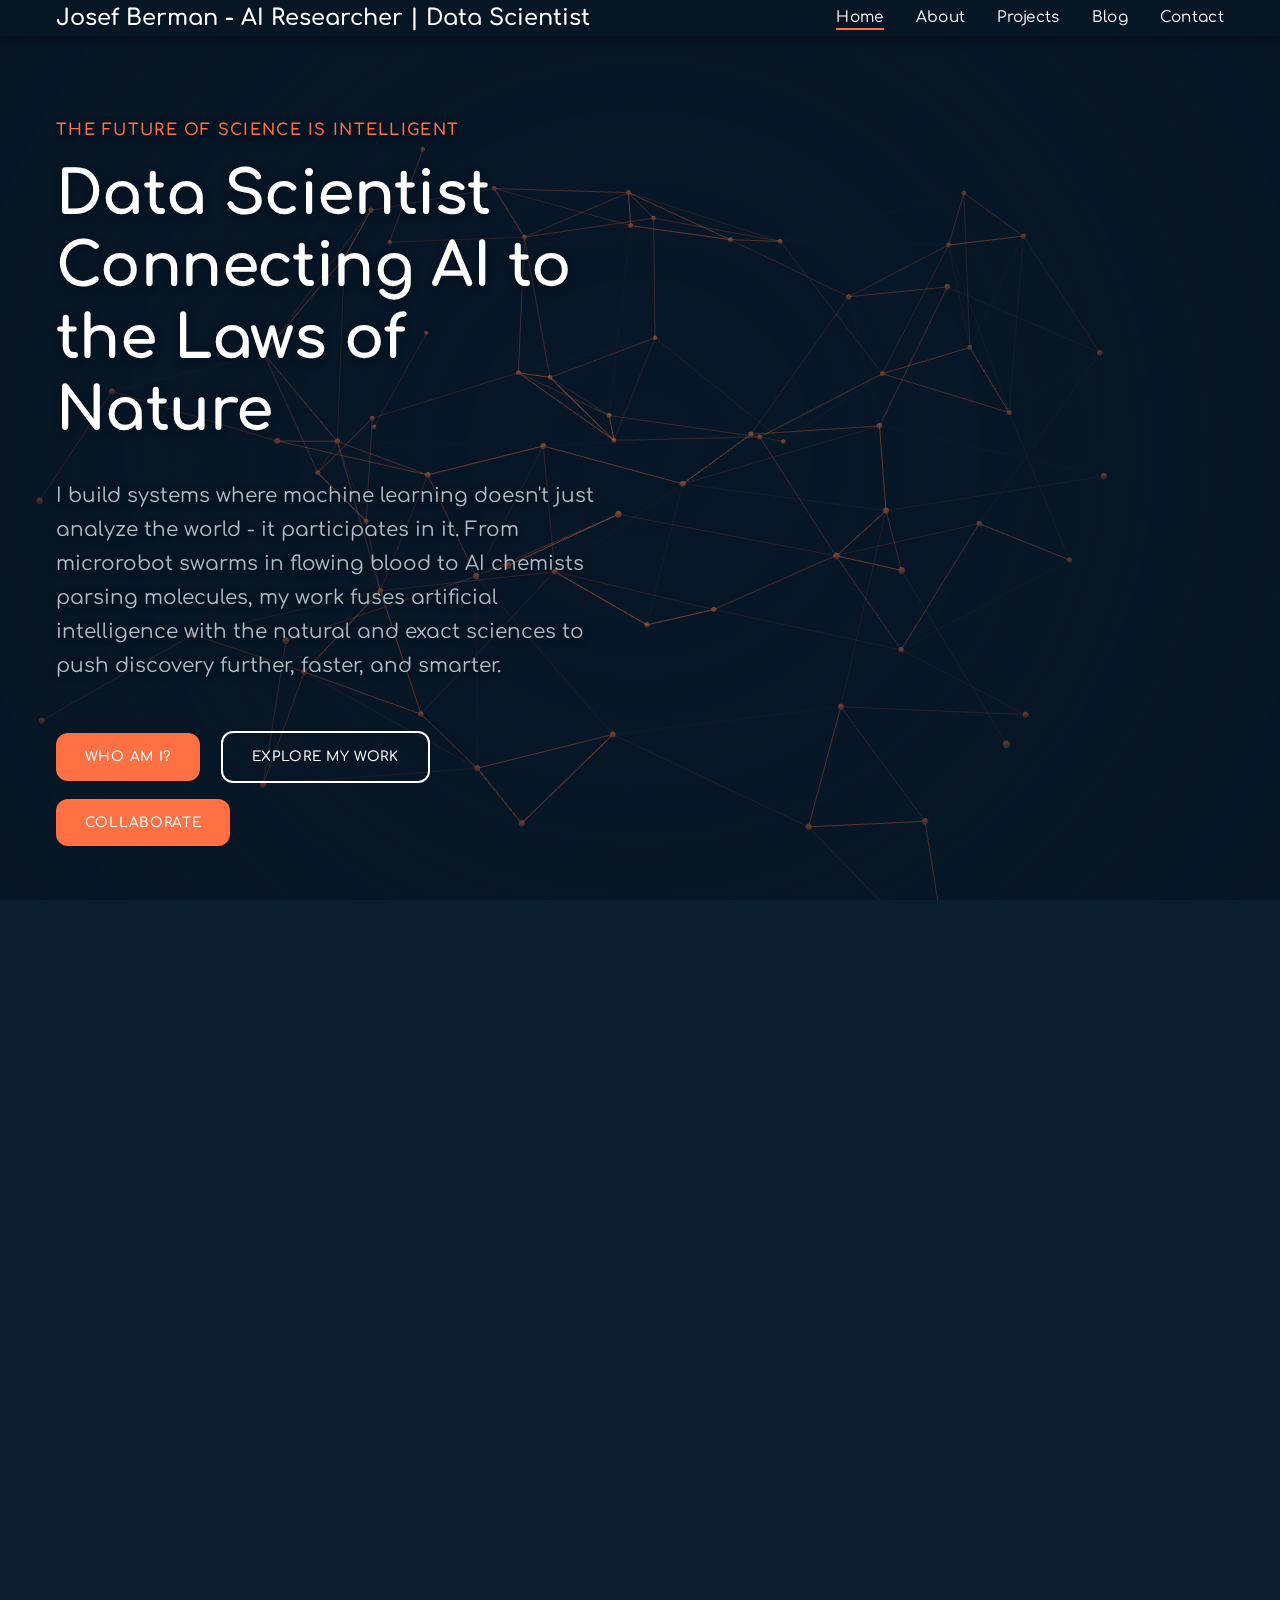
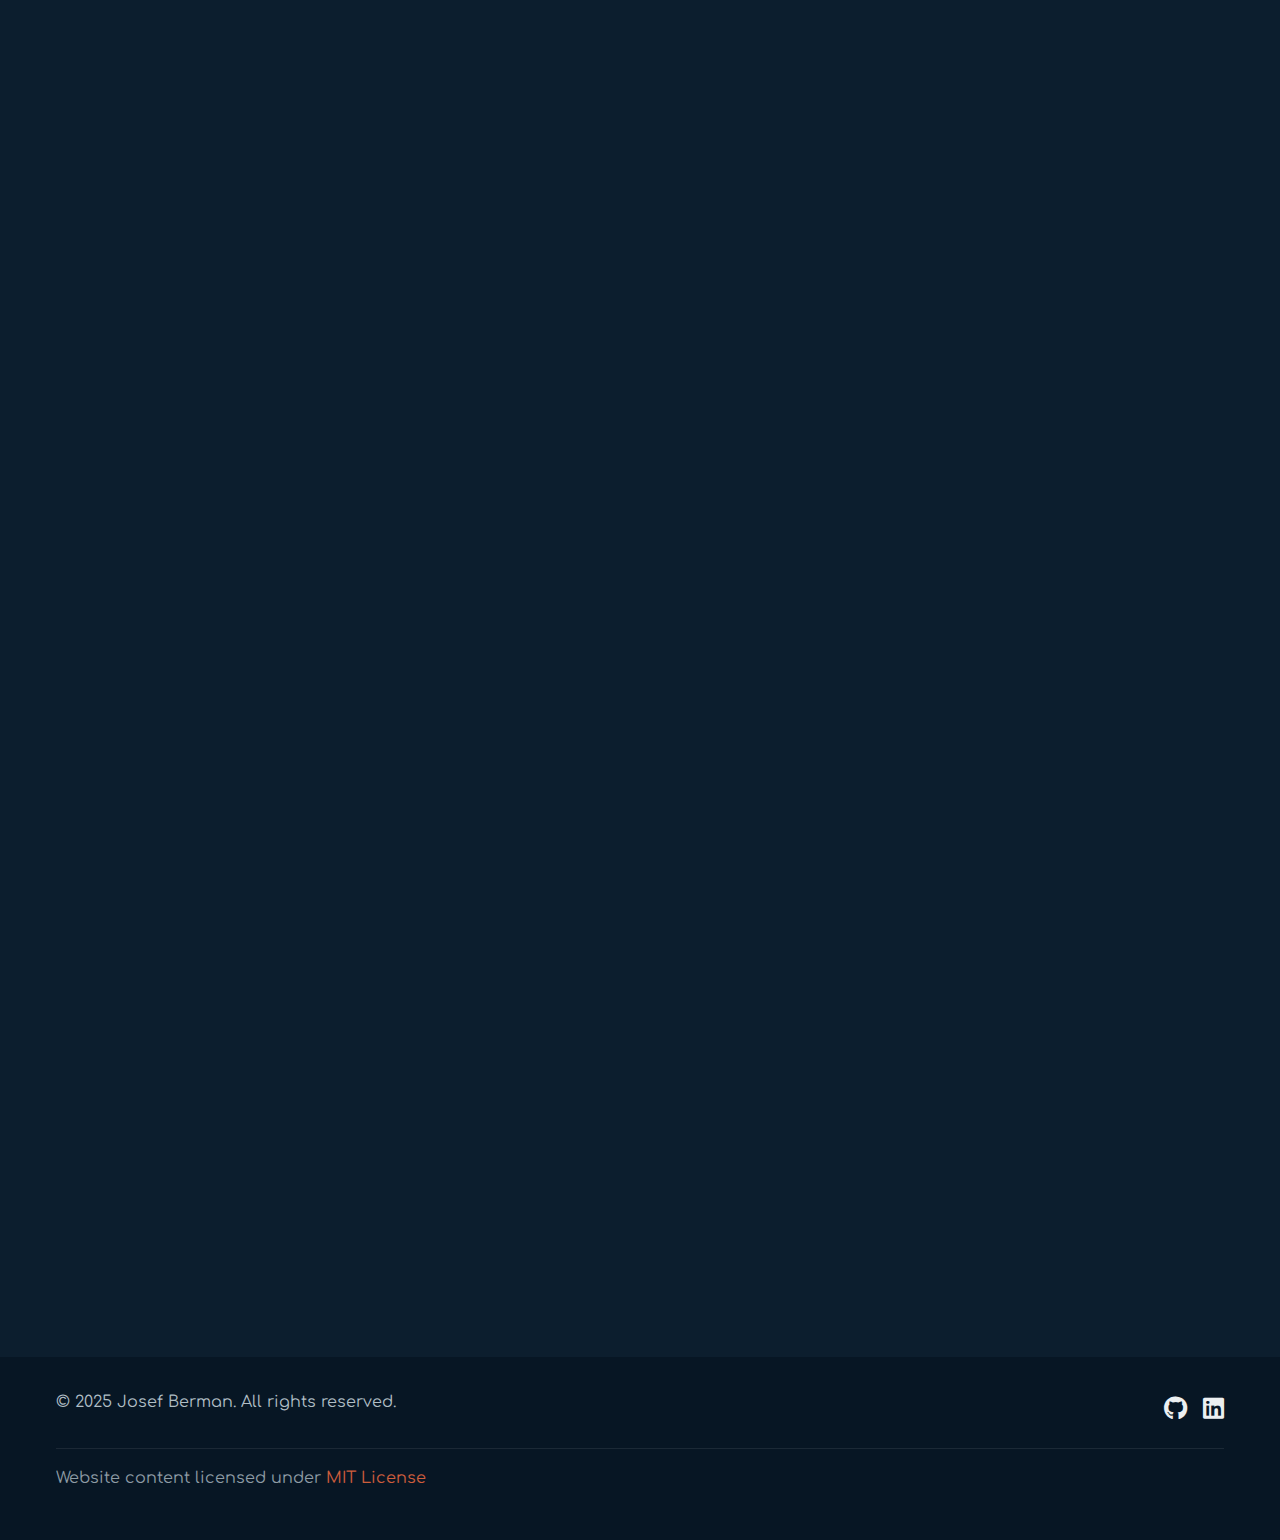
<file: index.html>
<!DOCTYPE html>
<html lang="en">
<head>
    <meta charset="UTF-8">
    <meta name="viewport" content="width=device-width, initial-scale=1.0">
    <meta name="description" content="Josef Berman - Data Scientist specializing in AI for scientific discovery">
    <title>Josef Berman - Data Science Meets Nature</title>
    <link rel="stylesheet" href="css/style.css">
    <link rel="stylesheet" href="css/comfortaa.css">
    <link rel="stylesheet" href="css/profile-adjustments.css">
    <link rel="stylesheet" href="css/left-aligned-headers.css">
    <link rel="stylesheet" href="https://cdnjs.cloudflare.com/ajax/libs/font-awesome/6.4.0/css/all.min.css">
    <link rel="preconnect" href="https://fonts.googleapis.com">
    <link rel="preconnect" href="https://fonts.gstatic.com" crossorigin>
    <link href="https://fonts.googleapis.com/css2?family=Comfortaa:wght@300;400;500;600;700&display=swap" rel="stylesheet">
    <link rel="icon" href="img/favicon.svg" type="image/svg+xml">
    <!-- Three.js and VANTA.NET libraries -->
    <script src="js/vanta/three.r134.min.js"></script>
    <script src="js/vanta/vanta.net.min.js"></script>
    <style>
        /* Network background */
        .hero {
            position: relative;
            overflow: hidden;
        }
        
        .neural-background {
            position: absolute;
            top: 0;
            left: 0;
            width: 100%;
            height: 100%;
            z-index: 0;
            opacity: 0.5; /* Change to 50% opacity */
        }
        
        .hero .container {
            position: relative;
            z-index: 2;
        }
    </style>
</head>
<body>
    <header>
        <nav class="container">
            <div class="logo">
                <a href="index.html"><span>Josef Berman - AI Researcher | Data Scientist</span></a>
            </div>
            <ul class="nav-links">
                <li><a href="#home" class="active">Home</a></li>
                <li><a href="#about">About</a></li>
                <li><a href="#projects">Projects</a></li>
                <li><a href="#blog">Blog</a></li>
                <li><a href="#contact">Contact</a></li>
            </ul>
            <div class="mobile-menu-btn">
                <i class="fas fa-bars"></i>
            </div>
        </nav>
    </header>

    <main>
        <!-- Hero Section -->
        <section id="home" class="hero">
            <div class="neural-background">
                <!-- VANTA.NET will be initialized on this element -->
            </div>
            <div class="container">
                <div class="hero-content">
                    <div class="hero-tagline">THE FUTURE OF SCIENCE IS INTELLIGENT</div>
                    <h1>Data Scientist<br>Connecting AI to<br>the Laws of Nature</h1>
                    <p>
                        I build systems where machine learning doesn't just analyze the world - it participates in it. From microrobot swarms in flowing blood to AI chemists parsing molecules, my work fuses artificial intelligence with the natural and exact sciences to push discovery further, faster, and smarter.
                    </p>
                    <div class="hero-btns">
                        <a href="#about" class="btn btn-primary">Who am I?</a>
                        <a href="#projects" class="btn btn-secondary">Explore My Work</a>
                        <a href="#contact" class="btn btn-primary">Collaborate</a>
                    </div>
                </div>
                <div class="hero-visual">
                    <canvas id="swarmCanvas"></canvas>
                </div>
            </div>
        </section>

        <!-- About Section -->
        <section id="about" class="section bg-light">
            <div class="container">
                <h3 class="section-subtitle">Data scientist fusing AI with the laws of nature - from fluid dynamics to molecular design</h3>
                <div class="about-content">
                    <div class="about-image">
                        <img src="img/profile-pic.png" alt="Josef Berman">
                    </div>
                    <div class="about-text">
                        <p>
                            I'm Josef Berman, a data scientist and researcher building bridges between artificial intelligence and the natural world. My work lives at the intersection of multi-agent systems, scientific discovery, and intelligent automation.
                        </p>
                        <p>
                            At the heart of everything I do is a simple idea: AI shouldn't just analyze science - it should participate in it. I create agentic systems that interact, adapt, and collaborate - whether they're learning to navigate complex physical environments, forecasting air pollution, or decoding the structure of molecules. Think swarms of autonomous microrobots, AI chemists parsing spectroscopic data, or neural networks predicting environmental shifts.
                        </p>
                        <p>
                            With a background spanning reinforcement learning, computational physics, and data engineering, I design systems that are grounded in the laws of nature but powered by the mathematics of intelligence.
                        </p>
                        <p>
                            <strong>Technologies:</strong> Python, PyTorch, TensorFlow, scikit-learn, LangGraph, LangChain, PhiFlow, RDKit, Stable-Baselines3, Gradio
                        </p>
                    </div>
                </div>
            </div>
        </section>

        <!-- Projects Section -->
        <section id="projects" class="section">
            <div class="container">
                <h3 class="section-subtitle">Featured Projects</h3>
                <div class="projects-grid">
                    <div class="project-card">
                        <div class="project-image">
                            <img src="img/project1.jpg" alt="RL-based Swarm Robotics">
                        </div>
                        <div class="project-content">
                            <h3>FluxSwarm</h3>
                            <div class="project-subheader">Smart microswarms in complex flows</div>
                            <p>
                                Reinforcement learning meets fluid dynamics: FluxSwarm trains microrobot swarms to maneuver through dynamic environments like blood vessels or pipelines. The system learns to resist flow, collaborate under pressure, and adapt to nonlinear conditions - bridging bio-inspired robotics and AI.
                            </p>
                            <div class="project-links">
                                <a href="https://github.com/josefberman/FluxSwarm" target="_blank"><i class="fab fa-github"></i> GitHub</a>
                            </div>
                        </div>
                    </div>
                    <div class="project-card">
                        <div class="project-image">
                            <img src="img/project2.jpg" alt="Fluid Dynamics Research">
                        </div>
                        <div class="project-content">
                            <h3>NMR2structure</h3>
                            <div class="project-subheader">From spectra to structure - automatically</div>
                            <p>
                                Using gradient boosting and cheminformatics, this tool infers molecular substructures directly from 1D NMR spectral data. It aims to automate and accelerate the process of structure elucidation, offering interpretable and efficient insights for chemists.
                            </p>
                            <div class="project-links">
                                <a href="https://github.com/josefberman/NMR2structure" target="_blank"><i class="fab fa-github"></i> GitHub</a>
                                <a href="https://link.springer.com/chapter/10.1007/978-3-031-72359-9_3" target="_blank"><i class="fas fa-external-link-alt"></i> Paper</a>
                            </div>
                        </div>
                    </div>
                    <div class="project-card">
                        <div class="project-image">
                            <img src="img/project3.jpg" alt="EnergeticGraph AI Project">
                        </div>
                        <div class="project-content">
                            <h3>syN-BEATS</h3>
                            <div class="project-subheader">Pollution forecasting with deep ensemble learning</div>
                            <p>
                                syN-BEATS is a neural ensemble model designed to predict airborne pollutant concentrations with limited sensor data. Built on the N-BEATS architecture, it achieves strong performance even in under-monitored regions - empowering environmental agencies with sharper forecasting.
                            </p>
                            <div class="project-links">
                                <a href="https://github.com/josefberman/syN-BEATS" target="_blank"><i class="fab fa-github"></i> GitHub</a>
                                <a href="https://link.springer.com/article/10.1007/s10661-024-13164-2" target="_blank"><i class="fas fa-external-link-alt"></i> Paper</a>
                            </div>
                        </div>
                    </div>
                    <div class="project-card">
                        <div class="project-image">
                            <img src="img/project4.jpg" alt="Spotify Artists Analysis">
                        </div>
                        <div class="project-content">
                            <h3>EnergeticGraph</h3>
                            <div class="project-subheader">An AI chemist for energetic materials</div>
                            <p>
                                A retrieval-augmented generation (RAG) system fused with molecular property predictors to uncover hidden features of explosive compounds. EnergeticGraph links semantic search, SMILES translation, and graph-based inference to support chemical safety and synthesis research.
                            </p>
                            <div class="project-links">
                                <a href="https://github.com/josefberman/EnergeticGraph" target="_blank"><i class="fab fa-github"></i> GitHub</a>
                            </div>
                        </div>
                    </div>
                </div>
            </div>
        </section>

        <!-- Publications Section -->
        <!-- Removed Publications & Papers section as requested -->

        <!-- Blog Section -->
        <section id="blog" class="section bg-light">
            <div class="container">
                <h3 class="section-subtitle">Latest from the Blog</h3>
                <div class="blog-posts">
                    <div class="blog-card">
                        <div class="blog-image">
                            <img src="img/blog1.jpg" alt="Agentic AI in Science">
                        </div>
                        <div class="blog-content">
                            <div class="blog-date">May 10, 2025</div>
                            <h3>The Future of Agentic AI in Scientific Discovery</h3>
                            <p>
                                Exploring how autonomous AI agents could revolutionize the way we conduct scientific research in the next decade. From automated hypothesis generation to robotic lab assistants.
                            </p>
                            <a href="blog/agentic-ai-scientific-discovery.html" class="read-more">Read Post <i class="fas fa-arrow-right"></i></a>
                        </div>
                    </div>
                </div>
            </div>
        </section>

        <!-- Contact Section -->
        <section id="contact" class="section">
            <div class="container">
                <h3 class="section-subtitle">Get in Touch</h3>
                <div class="contact-content">
                    <div class="contact-info">
                        <div class="contact-item">
                            <a href="mailto:josefberman91@gmail.com" aria-label="Email"><i class="fas fa-envelope"></i></a>
                        </div>
                        <div class="contact-item">
                            <a href="https://github.com/josefberman" target="_blank" aria-label="GitHub"><i class="fab fa-github"></i></a>
                        </div>
                        <div class="contact-item">
                            <a href="https://linkedin.com/in/josefberman" target="_blank" aria-label="LinkedIn"><i class="fab fa-linkedin"></i></a>
                        </div>
                    </div>
                    <div class="contact-form">
                        <p>I'm always open to discussing new projects, research collaborations, or opportunities to apply data science to interesting problems.</p>
                        <a href="mailto:josefberman91@gmail.com" class="btn btn-primary">Send Email</a>
                    </div>
                </div>
            </div>
        </section>
    </main>

    <footer>
        <div class="container">
            <div class="footer-content">
                <div class="footer-copyright">
                    <p>&copy; 2025 Josef Berman. All rights reserved.</p>
                </div>
                <div class="footer-social">
                    <a href="https://github.com/josefberman" target="_blank"><i class="fab fa-github"></i></a>
                    <a href="https://linkedin.com/in/josefberman" target="_blank"><i class="fab fa-linkedin"></i></a>
                </div>
            </div>
            <div class="footer-license">
                <p>Website content licensed under <a href="https://opensource.org/licenses/MIT" target="_blank">MIT License</a></p>
            </div>
        </div>
    </footer>

    <script src="js/main.js"></script>
    <script>
    VANTA.NET({
      el: ".neural-background",
      mouseControls: true,
      touchControls: true,
      gyroControls: false,
      minHeight: 200.00,
      minWidth: 200.00,
      scale: 1.00,
      scaleMobile: 1.00,
      color: 0xff7043,
      backgroundColor: 0x0a182a,
      points: 5.00,
      spacing: 14.00,
      colorAlpha: 0.5,
      lineWidth: 0.8,
      speed: 0.8
    })
    </script>
</body>
</html>
</file>
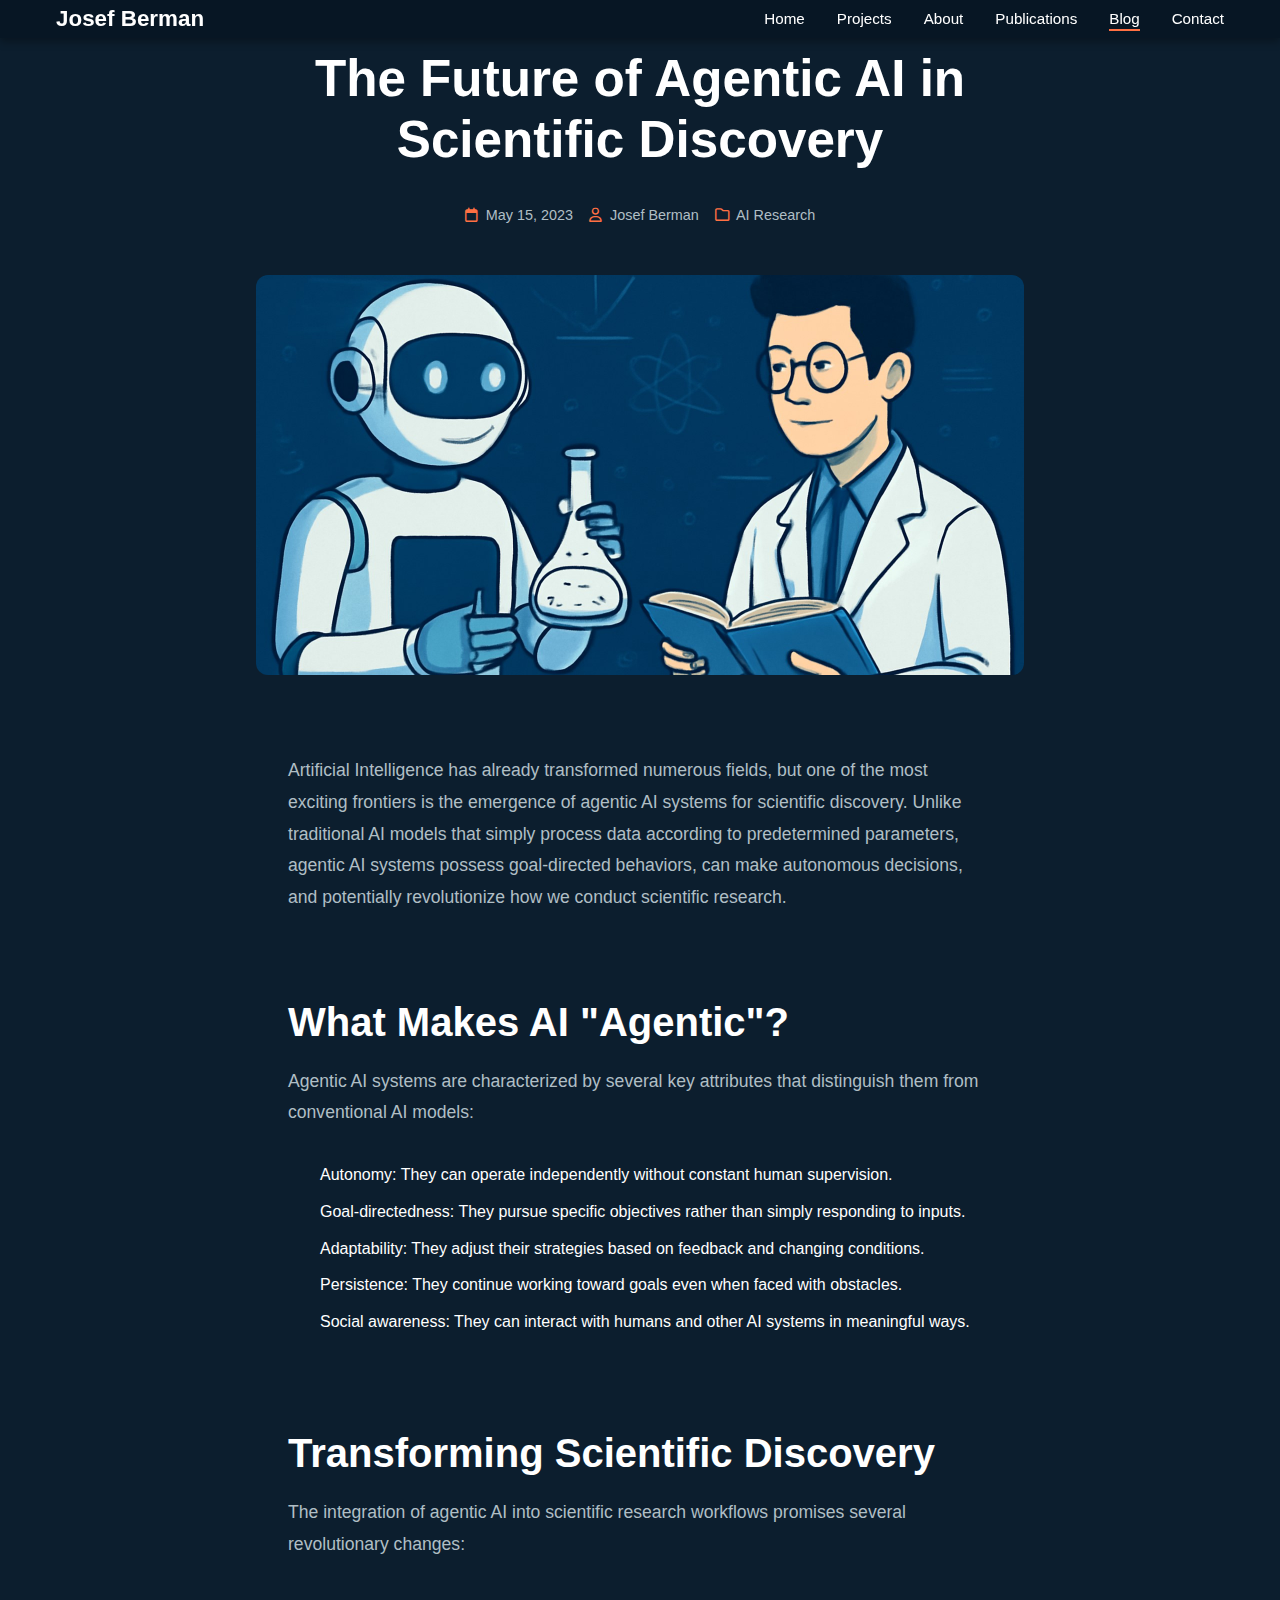
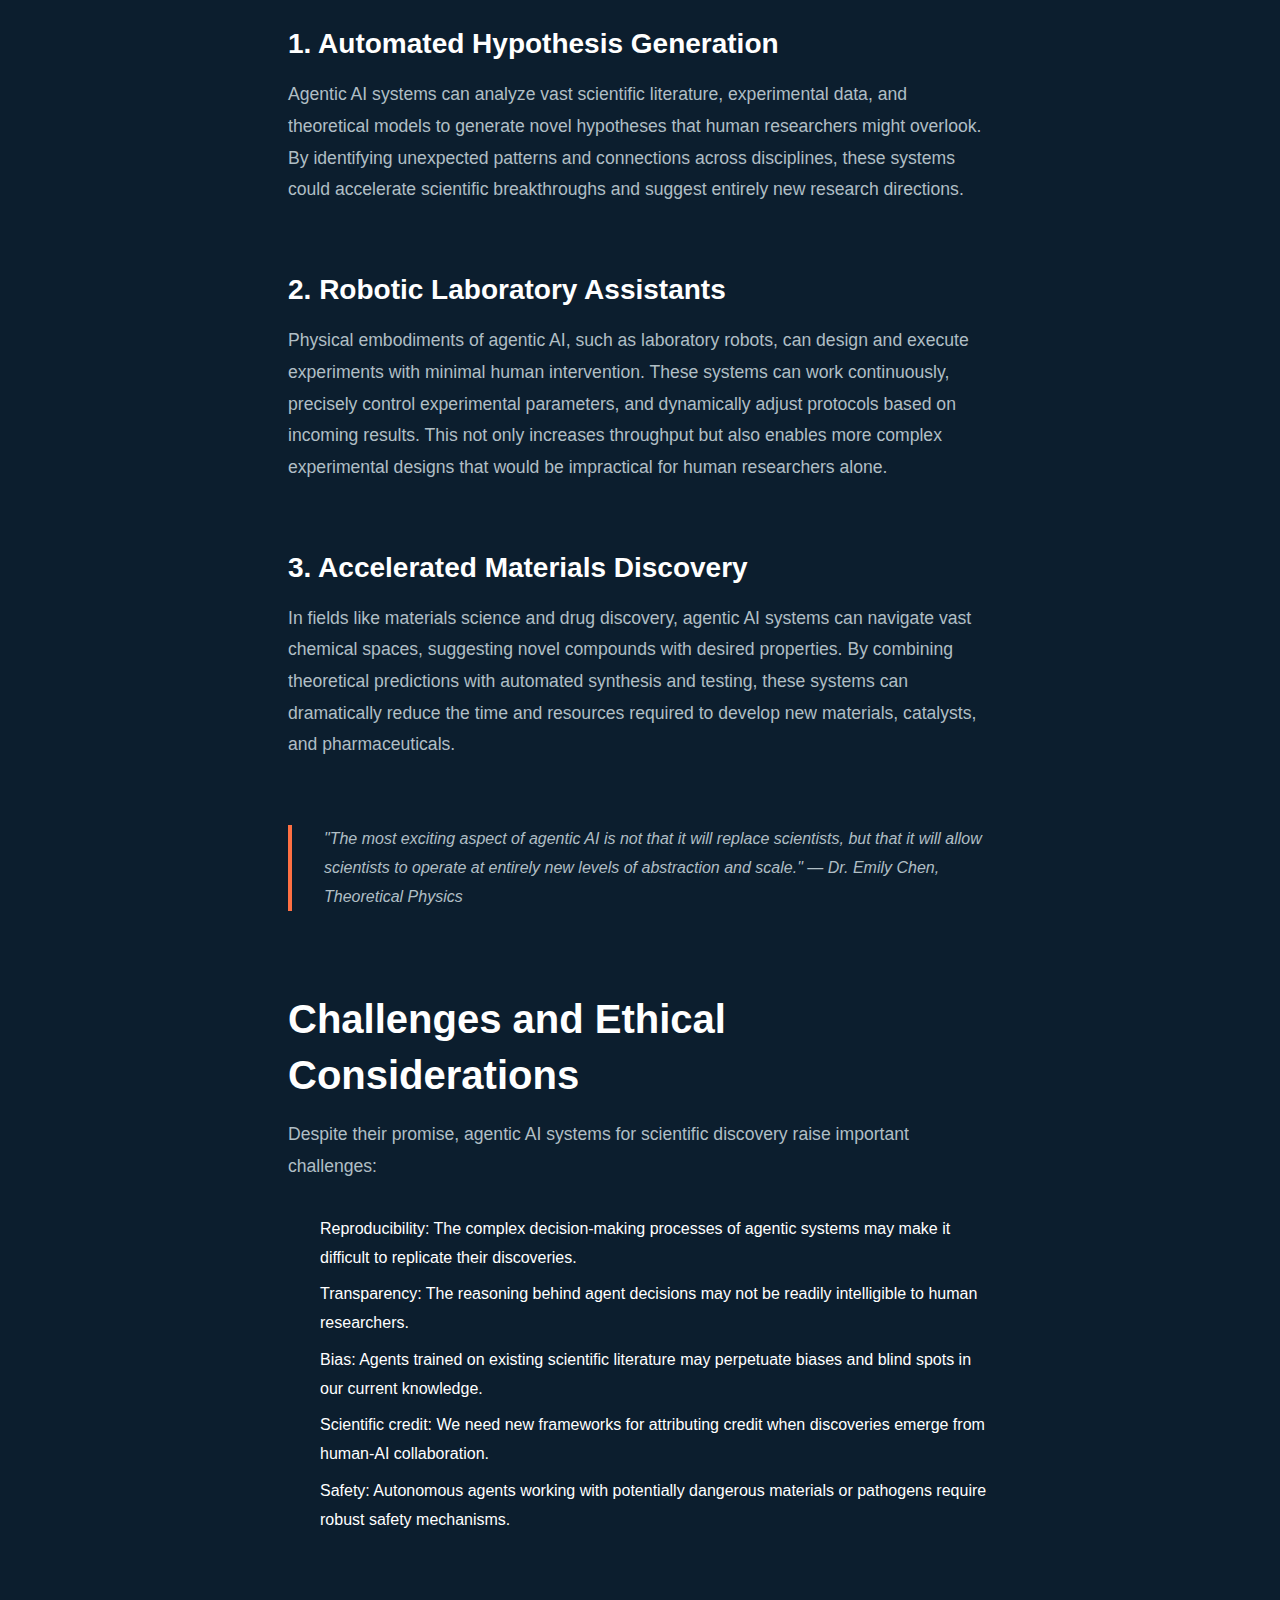
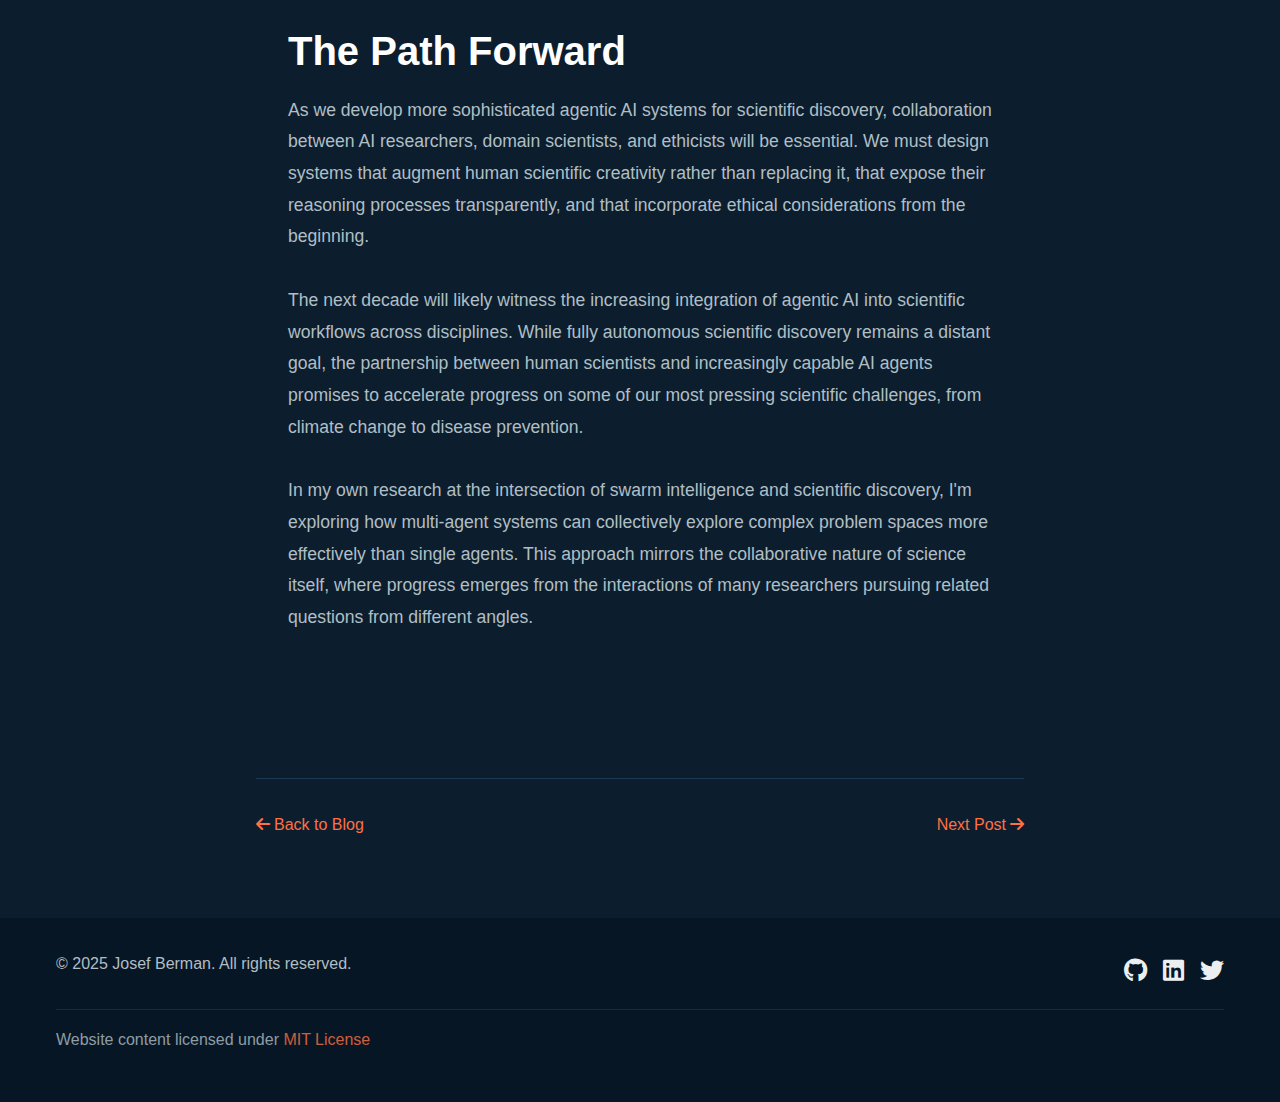
<file: blog/agentic-ai-scientific-discovery.html>
<!DOCTYPE html>
<html lang="en">
<head>
    <meta charset="UTF-8">
    <meta name="viewport" content="width=device-width, initial-scale=1.0">
    <meta name="description" content="The Future of Agentic AI in Scientific Discovery - Exploring how autonomous AI agents could revolutionize scientific research">
    <title>The Future of Agentic AI in Scientific Discovery | Josef Berman</title>
    <link rel="stylesheet" href="../css/style.css">
    <link rel="stylesheet" href="https://cdnjs.cloudflare.com/ajax/libs/font-awesome/6.4.0/css/all.min.css">
    <link rel="preconnect" href="https://fonts.googleapis.com">
    <link rel="preconnect" href="https://fonts.gstatic.com" crossorigin>
    <link href="https://fonts.googleapis.com/css2?family=Inter:wght@300;400;500;600;700&family=Roboto:wght@400;500;700&display=swap" rel="stylesheet">
    <link rel="icon" href="../img/favicon.svg" type="image/svg+xml">
    <style>
        .blog-post-container {
            max-width: 800px;
            margin: 0 auto;
            padding: 0 var(--space-md);
        }
        
        .blog-header {
            margin: var(--space-xl) 0;
            text-align: center;
        }
        
        .blog-meta {
            display: flex;
            justify-content: center;
            align-items: center;
            margin-bottom: var(--space-lg);
            color: var(--text-secondary);
            font-size: 0.9rem;
        }
        
        .blog-meta span {
            margin: 0 var(--space-sm);
        }
        
        .blog-meta i {
            color: var(--primary);
            margin-right: var(--space-xs);
        }
        
        .blog-content {
            line-height: 1.8;
        }
        
        .blog-content p {
            margin-bottom: var(--space-lg);
            font-size: 1.1rem;
        }
        
        .blog-content h2 {
            margin-top: var(--space-xl);
            margin-bottom: var(--space-md);
        }
        
        .blog-content h3 {
            margin-top: var(--space-lg);
            margin-bottom: var(--space-md);
        }
        
        .blog-content ul, .blog-content ol {
            margin-bottom: var(--space-lg);
            padding-left: var(--space-lg);
        }
        
        .blog-content li {
            margin-bottom: var(--space-sm);
        }
        
        .blog-content img {
            max-width: 100%;
            height: auto;
            margin: var(--space-lg) 0;
            border-radius: var(--border-radius);
        }
        
        .blog-content blockquote {
            border-left: 4px solid var(--primary);
            padding-left: var(--space-lg);
            margin: var(--space-lg) 0;
            font-style: italic;
            color: var(--text-secondary);
        }
        
        .blog-navigation {
            display: flex;
            justify-content: space-between;
            margin: var(--space-xxl) 0;
            padding-top: var(--space-lg);
            border-top: 1px solid var(--border-color);
        }
        
        .blog-navigation a {
            display: inline-flex;
            align-items: center;
        }
        
        .blog-navigation .prev i {
            margin-right: var(--space-xs);
        }
        
        .blog-navigation .next i {
            margin-left: var(--space-xs);
        }
        
        .featured-image {
            width: 100%;
            height: 400px;
            object-fit: cover;
            margin-bottom: var(--space-xl);
            border-radius: var(--border-radius);
        }
        
        @media (max-width: 768px) {
            .featured-image {
                height: 250px;
            }
        }
    </style>
</head>
<body>
    <header>
        <nav class="container">
            <div class="logo">
                <a href="../index.html">Josef Berman</a>
            </div>
            <ul class="nav-links">
                <li><a href="../index.html#home">Home</a></li>
                <li><a href="../index.html#projects">Projects</a></li>
                <li><a href="../index.html#about">About</a></li>
                <li><a href="../index.html#publications">Publications</a></li>
                <li><a href="../index.html#blog" class="active">Blog</a></li>
                <li><a href="../index.html#contact">Contact</a></li>
            </ul>
            <div class="mobile-menu-btn">
                <i class="fas fa-bars"></i>
            </div>
        </nav>
    </header>

    <main>
        <article class="blog-post-container">
            <div class="blog-header">
                <h1>The Future of Agentic AI in Scientific Discovery</h1>
                <div class="blog-meta">
                    <span><i class="far fa-calendar"></i> May 15, 2023</span>
                    <span><i class="far fa-user"></i> Josef Berman</span>
                    <span><i class="far fa-folder"></i> AI Research</span>
                </div>
            </div>
            
            <img src="../img/blog1.jpg" alt="Agentic AI in Science" class="featured-image">
            
            <div class="blog-content">
                <p>
                    Artificial Intelligence has already transformed numerous fields, but one of the most exciting frontiers is the emergence of <strong>agentic AI systems</strong> for scientific discovery. Unlike traditional AI models that simply process data according to predetermined parameters, agentic AI systems possess goal-directed behaviors, can make autonomous decisions, and potentially revolutionize how we conduct scientific research.
                </p>
                
                <h2>What Makes AI "Agentic"?</h2>
                <p>
                    Agentic AI systems are characterized by several key attributes that distinguish them from conventional AI models:
                </p>
                <ul>
                    <li><strong>Autonomy</strong>: They can operate independently without constant human supervision.</li>
                    <li><strong>Goal-directedness</strong>: They pursue specific objectives rather than simply responding to inputs.</li>
                    <li><strong>Adaptability</strong>: They adjust their strategies based on feedback and changing conditions.</li>
                    <li><strong>Persistence</strong>: They continue working toward goals even when faced with obstacles.</li>
                    <li><strong>Social awareness</strong>: They can interact with humans and other AI systems in meaningful ways.</li>
                </ul>
                
                <h2>Transforming Scientific Discovery</h2>
                <p>
                    The integration of agentic AI into scientific research workflows promises several revolutionary changes:
                </p>
                
                <h3>1. Automated Hypothesis Generation</h3>
                <p>
                    Agentic AI systems can analyze vast scientific literature, experimental data, and theoretical models to generate novel hypotheses that human researchers might overlook. By identifying unexpected patterns and connections across disciplines, these systems could accelerate scientific breakthroughs and suggest entirely new research directions.
                </p>
                
                <h3>2. Robotic Laboratory Assistants</h3>
                <p>
                    Physical embodiments of agentic AI, such as laboratory robots, can design and execute experiments with minimal human intervention. These systems can work continuously, precisely control experimental parameters, and dynamically adjust protocols based on incoming results. This not only increases throughput but also enables more complex experimental designs that would be impractical for human researchers alone.
                </p>
                
                <h3>3. Accelerated Materials Discovery</h3>
                <p>
                    In fields like materials science and drug discovery, agentic AI systems can navigate vast chemical spaces, suggesting novel compounds with desired properties. By combining theoretical predictions with automated synthesis and testing, these systems can dramatically reduce the time and resources required to develop new materials, catalysts, and pharmaceuticals.
                </p>
                
                <blockquote>
                    "The most exciting aspect of agentic AI is not that it will replace scientists, but that it will allow scientists to operate at entirely new levels of abstraction and scale." — Dr. Emily Chen, Theoretical Physics
                </blockquote>
                
                <h2>Challenges and Ethical Considerations</h2>
                <p>
                    Despite their promise, agentic AI systems for scientific discovery raise important challenges:
                </p>
                <ul>
                    <li><strong>Reproducibility</strong>: The complex decision-making processes of agentic systems may make it difficult to replicate their discoveries.</li>
                    <li><strong>Transparency</strong>: The reasoning behind agent decisions may not be readily intelligible to human researchers.</li>
                    <li><strong>Bias</strong>: Agents trained on existing scientific literature may perpetuate biases and blind spots in our current knowledge.</li>
                    <li><strong>Scientific credit</strong>: We need new frameworks for attributing credit when discoveries emerge from human-AI collaboration.</li>
                    <li><strong>Safety</strong>: Autonomous agents working with potentially dangerous materials or pathogens require robust safety mechanisms.</li>
                </ul>
                
                <h2>The Path Forward</h2>
                <p>
                    As we develop more sophisticated agentic AI systems for scientific discovery, collaboration between AI researchers, domain scientists, and ethicists will be essential. We must design systems that augment human scientific creativity rather than replacing it, that expose their reasoning processes transparently, and that incorporate ethical considerations from the beginning.
                </p>
                
                <p>
                    The next decade will likely witness the increasing integration of agentic AI into scientific workflows across disciplines. While fully autonomous scientific discovery remains a distant goal, the partnership between human scientists and increasingly capable AI agents promises to accelerate progress on some of our most pressing scientific challenges, from climate change to disease prevention.
                </p>
                
                <p>
                    In my own research at the intersection of swarm intelligence and scientific discovery, I'm exploring how multi-agent systems can collectively explore complex problem spaces more effectively than single agents. This approach mirrors the collaborative nature of science itself, where progress emerges from the interactions of many researchers pursuing related questions from different angles.
                </p>
            </div>
            
            <div class="blog-navigation">
                <div class="prev">
                    <a href="../index.html#blog"><i class="fas fa-arrow-left"></i> Back to Blog</a>
                </div>
                <div class="next">
                    <a href="deep-learning-molecular-design.html">Next Post <i class="fas fa-arrow-right"></i></a>
                </div>
            </div>
        </article>
    </main>

    <footer>
        <div class="container">
            <div class="footer-content">
                <div class="footer-copyright">
                    <p>&copy; 2025 Josef Berman. All rights reserved.</p>
                </div>
                <div class="footer-social">
                    <a href="https://github.com/josefberman" target="_blank"><i class="fab fa-github"></i></a>
                    <a href="https://linkedin.com/in/josefberman" target="_blank"><i class="fab fa-linkedin"></i></a>
                    <a href="https://twitter.com/josefberman" target="_blank"><i class="fab fa-twitter"></i></a>
                </div>
            </div>
            <div class="footer-license">
                <p>Website content licensed under <a href="https://opensource.org/licenses/MIT" target="_blank">MIT License</a></p>
            </div>
        </div>
    </footer>

    <script src="../js/main.js"></script>
</body>
</html>
</file>
<file: css/style.css>
/* 
* Josef Berman - Data Scientist Portfolio
* Main Stylesheet - Modern Grid-Based Layout
*/

/* ===== BASE STYLES ===== */
:root {
    /* Colors - Dark blue theme with orange accents */
    --primary: #ff7043; /* Orange accent color */
    --primary-dark: #e64a19;
    --primary-light: #ffab91;
    --secondary: #455a64;
    --secondary-dark: #1c313a;
    --secondary-light: #718792;
    --bg-dark: #0c1e2e; /* Dark blue background */
    --bg-darker: #071624;
    --bg-light: #132b40;
    --text-primary: #ffffff;
    --text-secondary: #b0bec5;
    --text-light: #eceff1;
    --border-color: #1d3b53;
    --success: #4caf50;
    --error: #f44336;

    /* Typography */
    --font-heading: 'Comfortaa', 'Helvetica Neue', sans-serif;
    --font-body: 'Comfortaa', 'Helvetica Neue', sans-serif;
    
    /* Spacing */
    --space-xs: 0.25rem;
    --space-sm: 0.5rem;
    --space-md: 1rem;
    --space-lg: 2rem;
    --space-xl: 3rem;
    --space-xxl: 5rem;
    
    /* Other */
    --border-radius: 12px;
    --transition: all 0.3s ease;
    --shadow: 0 4px 8px rgba(0, 0, 0, 0.3);
    --container-width: 1200px;
    --grid-gap: 2rem;
}

/* Base styles - Dark mode by default */
* {
    margin: 0;
    padding: 0;
    box-sizing: border-box;
}

html {
    font-size: 16px;
    scroll-behavior: smooth;
}

body {
    font-family: var(--font-body);
    line-height: 1.7;
    color: var(--text-primary);
    background-color: var(--bg-dark);
    transition: var(--transition);
    font-weight: 300;
}

h1, h2, h3, h4, h5, h6 {
    font-family: var(--font-heading);
    line-height: 1.4;
    margin-bottom: var(--space-md);
    color: var(--text-primary);
    font-weight: 700;
    letter-spacing: 0;
}

h1 {
    font-size: 3.2rem;
    margin-bottom: var(--space-lg);
    line-height: 1.2;
    letter-spacing: 0;
}

h2 {
    font-size: 2.5rem;
}

h3 {
    font-size: 1.75rem;
}

p {
    margin-bottom: var(--space-md);
    font-size: 1rem;
    color: var(--text-secondary);
}

a {
    color: var(--primary);
    text-decoration: none;
    transition: var(--transition);
}

a:hover {
    color: var(--primary-light);
}

ul {
    list-style: none;
}

img {
    max-width: 100%;
    height: auto;
    display: block;
    border-radius: var(--border-radius);
}

.container {
    width: 100%;
    max-width: var(--container-width);
    margin: 0 auto;
    padding: 0 var(--space-md);
}

.section {
    padding: var(--space-xxl) 0;
    position: relative;
}

.section-title {
    text-transform: uppercase;
    font-size: 0.85rem;
    letter-spacing: 1px;
    color: var(--primary);
    margin-bottom: var(--space-sm);
    font-weight: 700;
}

.section-subtitle {
    font-size: 2.5rem;
    margin-bottom: var(--space-xl);
    max-width: 800px;
    line-height: 1.3;
    letter-spacing: 0;
}

.bg-light {
    background-color: var(--bg-light);
}

/* ===== BUTTONS ===== */
.btn {
    display: inline-block;
    padding: 0.8rem 2rem;
    border-radius: var(--border-radius);
    font-weight: 700;
    text-align: center;
    cursor: pointer;
    transition: var(--transition);
    border: none;
    font-family: var(--font-body);
    text-transform: uppercase;
    letter-spacing: 0.5px;
    font-size: 0.85rem;
}

.btn-primary {
    background-color: var(--primary);
    color: white;
}

.btn-primary:hover {
    background-color: var(--primary-dark);
    transform: translateY(-2px);
    box-shadow: 0 5px 15px rgba(255, 112, 67, 0.4);
}

.btn-secondary {
    background-color: transparent;
    border: 2px solid var(--text-primary);
    color: var(--text-primary);
}

.btn-secondary:hover {
    background-color: var(--text-primary);
    color: var(--bg-dark);
    transform: translateY(-2px);
}

/* ===== HEADER & NAVIGATION ===== */
header {
    position: fixed;
    top: 0;
    left: 0;
    width: 100%;
    background-color: rgba(7, 22, 36, 0.95);
    box-shadow: var(--shadow);
    z-index: 1000;
    transition: var(--transition);
    backdrop-filter: blur(10px);
}

nav {
    display: flex;
    justify-content: space-between;
    align-items: center;
    padding: var(--space-md) 0;
}

.logo a {
    font-family: var(--font-heading);
    font-size: 1.4rem;
    font-weight: 700;
    color: var(--text-primary);
    letter-spacing: 0;
}

.nav-links {
    display: flex;
    align-items: center;
}

.nav-links li {
    margin-left: var(--space-lg);
}

.nav-links a {
    color: var(--text-primary);
    font-weight: 400;
    position: relative;
    font-size: 0.95rem;
}

.nav-links a::after {
    content: '';
    position: absolute;
    width: 0;
    height: 2px;
    bottom: -4px;
    left: 0;
    background-color: var(--primary);
    transition: var(--transition);
}

.nav-links a:hover::after,
.nav-links a.active::after {
    width: 100%;
}

.mobile-menu-btn {
    display: none;
    font-size: 1.5rem;
    cursor: pointer;
    color: var(--text-primary);
}

/* ===== HERO SECTION ===== */
.hero {
    min-height: 100vh;
    display: flex;
    align-items: center;
    padding-top: 80px;
    position: relative;
    overflow: hidden;
    background-color: var(--bg-darker);
}

.hero::before {
    content: '';
    position: absolute;
    top: 0;
    left: 0;
    width: 100%;
    height: 100%;
    background: radial-gradient(circle at center, rgba(7, 22, 36, 0) 0%, rgba(7, 22, 36, 0.6) 100%);
    z-index: 1;
    pointer-events: none;
}

.hero .container {
    display: flex;
    align-items: center;
    position: relative;
    z-index: 2;
}

.hero-content {
    flex: 1;
    padding-right: var(--space-lg);
    z-index: 1;
    position: relative;
}

.hero-tagline {
    font-family: var(--font-body);
    text-transform: uppercase;
    letter-spacing: 3px;
    font-size: 1rem;
    color: var(--primary);
    margin-bottom: var(--space-md);
    font-weight: 600;
    text-shadow: 0 2px 10px rgba(0, 0, 0, 0.3);
}

.hero-content h1 {
    font-size: 3.75rem;
    margin-bottom: var(--space-lg);
    line-height: 1.1;
    text-shadow: 0 2px 10px rgba(0, 0, 0, 0.3);
}

.hero-content p {
    font-size: 1.25rem;
    margin-bottom: var(--space-xl);
    color: var(--text-secondary);
    max-width: 600px;
    text-shadow: 0 2px 10px rgba(0, 0, 0, 0.3);
}

.hero-btns .btn {
    margin-right: var(--space-md);
    margin-bottom: var(--space-md);
}

.hero-visual {
    flex: 1;
    height: 100%;
    display: flex;
    align-items: center;
    justify-content: center;
    z-index: 0;
    position: relative;
}

#swarmCanvas {
    width: 100%;
    height: 100%;
    min-height: 500px;
    display: block;
    position: relative;
    z-index: 3;
}

/* Neural Background Styles */
.neural-background {
    position: absolute;
    top: 0;
    left: 0;
    width: 100%;
    height: 100%;
    z-index: 0;
    opacity: 1;
}

#neuralCanvas {
    display: block;
    width: 100%;
    height: 100%;
}

/* ===== PROJECTS GRID ===== */
.projects-grid {
    display: grid;
    grid-template-columns: repeat(auto-fill, minmax(350px, 1fr));
    gap: var(--grid-gap);
}

.project-card {
    background-color: var(--bg-darker);
    border-radius: var(--border-radius);
    overflow: hidden;
    box-shadow: var(--shadow);
    transition: var(--transition);
    height: 100%;
    display: flex;
    flex-direction: column;
}

.project-card:hover {
    transform: translateY(-8px);
    box-shadow: 0 15px 30px rgba(0, 0, 0, 0.3);
}

.project-image {
    height: 240px;
    overflow: hidden;
}

.project-image img {
    width: 100%;
    height: 100%;
    object-fit: cover;
    transition: var(--transition);
    border-radius: var(--border-radius) var(--border-radius) 0 0;
}

.project-card:hover .project-image img {
    transform: scale(1.05);
}

.project-content {
    padding: var(--space-lg);
    display: flex;
    flex-direction: column;
    flex-grow: 1;
}

.project-content h3 {
    margin-bottom: var(--space-sm);
    color: var(--text-primary);
    font-size: 1.5rem;
}

.project-subheader {
    font-size: 0.95rem;
    font-weight: 400;
    font-style: italic;
    color: var(--primary);
    margin-bottom: var(--space-sm);
    letter-spacing: 0;
}

.project-content p {
    color: var(--text-secondary);
    margin-bottom: var(--space-lg);
    flex-grow: 1;
}

.project-links {
    display: flex;
    gap: var(--space-md);
    margin-top: auto;
}

.project-links a {
    font-size: 0.9rem;
    font-weight: 600;
    padding: 0.5rem 1rem;
    border-radius: var(--border-radius);
    background-color: rgba(255,255,255,0.1);
    color: var(--text-primary);
    transition: var(--transition);
}

.project-links a:hover {
    background-color: var(--primary);
    color: white;
}

.project-links a i {
    margin-right: var(--space-xs);
}

/* ===== ABOUT SECTION ===== */
.about-content {
    display: grid;
    grid-template-columns: 400px 1fr;
    gap: var(--grid-gap);
    align-items: start;
}

.about-image {
    position: relative;
}

.about-image img {
    border-radius: 0;
    width: 100%;
    max-width: 400px;
}

.about-text {
    max-width: 800px;
}

.about-text p {
    margin-bottom: var(--space-lg);
}

/* ===== PUBLICATIONS SECTION ===== */
.publications-list {
    display: flex;
    flex-direction: column;
    gap: var(--grid-gap);
}

.publication-item {
    display: grid;
    grid-template-columns: 80px 1fr;
    gap: var(--space-lg);
    background-color: var(--bg-darker);
    padding: var(--space-lg);
    border-radius: var(--border-radius);
    box-shadow: var(--shadow);
    transition: var(--transition);
}

.publication-item:hover {
    transform: translateY(-5px);
    box-shadow: 0 10px 20px rgba(0, 0, 0, 0.3);
}

.publication-meta {
    text-align: center;
}

.publication-year {
    font-size: 1.2rem;
    font-weight: 700;
    color: var(--primary);
}

.publication-content h3 {
    margin-bottom: var(--space-xs);
    color: var(--text-primary);
}

.publication-authors {
    margin-bottom: var(--space-xs);
    font-style: italic;
    color: var(--text-secondary);
}

.publication-journal {
    color: var(--text-secondary);
    margin-bottom: var(--space-sm);
}

.publication-links {
    display: flex;
    flex-wrap: wrap;
    gap: var(--space-md);
    align-items: center;
    margin-top: var(--space-md);
}

.publication-links a {
    font-size: 0.9rem;
    font-weight: 600;
    padding: 0.5rem 1rem;
    border-radius: var(--border-radius);
    background-color: rgba(255,255,255,0.1);
    color: var(--text-primary);
    transition: var(--transition);
}

.publication-links a:hover {
    background-color: var(--primary);
    color: white;
}

.publication-links a i {
    margin-right: var(--space-xs);
}

.doi {
    font-family: monospace;
    color: var(--text-secondary);
    font-size: 0.9rem;
    display: block;
    margin-top: var(--space-xs);
}

/* ===== BLOG SECTION ===== */
.blog-posts {
    display: grid;
    grid-template-columns: repeat(auto-fill, minmax(350px, 1fr));
    gap: var(--grid-gap);
}

.blog-card {
    background-color: var(--bg-darker);
    border-radius: var(--border-radius);
    overflow: hidden;
    box-shadow: var(--shadow);
    transition: var(--transition);
    height: 100%;
    display: flex;
    flex-direction: column;
}

.blog-card:hover {
    transform: translateY(-8px);
    box-shadow: 0 15px 30px rgba(0, 0, 0, 0.3);
}

.blog-image {
    height: 240px;
    overflow: hidden;
}

.blog-image img {
    width: 100%;
    height: 100%;
    object-fit: cover;
    transition: var(--transition);
    border-radius: var(--border-radius) var(--border-radius) 0 0;
}

.blog-card:hover .blog-image img {
    transform: scale(1.05);
}

.blog-content {
    padding: var(--space-lg);
    display: flex;
    flex-direction: column;
    flex-grow: 1;
}

.blog-date {
    font-size: 0.9rem;
    color: var(--primary);
    margin-bottom: var(--space-xs);
    font-weight: 600;
}

.blog-content h3 {
    margin-bottom: var(--space-sm);
    color: var(--text-primary);
}

.blog-content p {
    color: var(--text-secondary);
    margin-bottom: var(--space-lg);
    flex-grow: 1;
}

.read-more {
    display: inline-block;
    margin-top: auto;
    font-weight: 600;
    color: var(--primary);
}

.read-more i {
    margin-left: var(--space-xs);
    transition: var(--transition);
}

.read-more:hover i {
    transform: translateX(5px);
}

/* ===== CONTACT SECTION ===== */
.contact-content {
    display: grid;
    grid-template-columns: 1fr 1fr;
    gap: var(--grid-gap);
}

.contact-info {
    display: flex;
    align-items: center;
    justify-content: center;
    gap: var(--space-xl);
    margin-bottom: var(--space-xl);
    padding: var(--space-lg) 0;
}

.contact-item {
    margin-bottom: 0;
    display: inline-block;
}

.contact-item a {
    font-size: 2.5rem;
    color: var(--text-primary);
    transition: var(--transition);
    display: block;
}

.contact-item a:hover {
    color: var(--primary);
    transform: translateY(-5px);
}

.contact-form {
    background-color: var(--bg-darker);
    padding: var(--space-lg);
    border-radius: var(--border-radius);
    box-shadow: var(--shadow);
}

.contact-form p {
    margin-bottom: var(--space-lg);
}

/* ===== FOOTER ===== */
footer {
    background-color: var(--bg-darker);
    color: var(--text-light);
    padding: var(--space-lg) 0;
}

.footer-content {
    display: flex;
    justify-content: space-between;
    align-items: center;
    margin-bottom: var(--space-md);
}

.footer-social {
    display: flex;
    gap: var(--space-md);
}

.footer-social a {
    font-size: 1.5rem;
    color: var(--text-light);
    transition: var(--transition);
}

.footer-social a:hover {
    color: var(--primary);
    transform: translateY(-3px);
}

.footer-license {
    border-top: 1px solid rgba(255, 255, 255, 0.1);
    padding-top: var(--space-md);
    font-size: 0.9rem;
    opacity: 0.8;
}

.footer-license a {
    color: var(--primary);
}

/* ===== ANIMATION EFFECTS ===== */
.fade-in {
    opacity: 0;
    transform: translateY(30px);
    transition: opacity 0.8s ease-out, transform 0.8s ease-out;
}

.fade-in.visible {
    opacity: 1;
    transform: translateY(0);
}

/* Mobile menu styles for responsive design */
@media screen and (max-width: 768px) {
    .nav-links {
        position: fixed;
        top: 70px;
        left: 0;
        width: 100%;
        background-color: var(--bg-darker);
        flex-direction: column;
        align-items: center;
        justify-content: center;
        padding: 2rem 0;
        transform: translateY(-150%);
        transition: transform 0.4s ease-in-out;
        box-shadow: var(--shadow);
        z-index: 999;
    }

    .nav-links.active {
        transform: translateY(0);
    }

    .nav-links li {
        margin: 1rem 0;
    }
    
    .mobile-menu-btn {
        display: block;
    }
    
    .contact-info {
        justify-content: center;
        margin-bottom: var(--space-lg);
        padding: var(--space-md) 0;
        gap: var(--space-lg);
    }
    
    .contact-item a {
        font-size: 2rem;
    }
    
    .logo a {
        font-size: 1.2rem;
    }
    
    .logo a::after {
        content: "Josef Berman";
    }
    
    .logo a span {
        display: none;
    }
    
    .about-content {
        grid-template-columns: 1fr;
        gap: var(--space-lg);
    }
    
    .about-image {
        margin: 0 auto;
        max-width: 300px;
        order: -1;
    }
    
    .about-text {
        max-width: 100%;
        padding: 0 var(--space-md);
    }
    
    .about-text p {
        margin-bottom: var(--space-md);
    }
}

/* Header scroll effect */
header.scrolled {
    box-shadow: 0 5px 15px rgba(0, 0, 0, 0.3);
    background-color: rgba(7, 22, 36, 0.98);
}

/* ===== RESPONSIVE DESIGN ===== */
@media screen and (max-width: 1024px) {
    :root {
        --grid-gap: 1.5rem;
    }
    
    .hero-content h1 {
        font-size: 3rem;
    }
    
    .section-subtitle {
        font-size: 2.25rem;
    }
}

@media screen and (max-width: 768px) {
    .nav-links {
        display: none;
    }
    
    .mobile-menu-btn {
        display: block;
    }
    
    .hero {
        min-height: auto;
        padding: 120px 0 var(--space-xl);
    }
    
    .hero .container {
        flex-direction: column;
    }
    
    .hero-content {
        padding-right: 0;
        margin-bottom: var(--space-xl);
        text-align: center;
    }
    
    .hero-content h1 {
        font-size: 2.5rem;
    }
    
    .hero-content p {
        margin: 0 auto var(--space-lg);
    }
    
    .about-content {
        grid-template-columns: 1fr;
    }
    
    .about-image {
        margin: 0 auto var(--space-xl);
        max-width: 350px;
    }
    
    .contact-content {
        grid-template-columns: 1fr;
    }
    
    .contact-info {
        justify-content: center;
        margin-bottom: var(--space-lg);
    }
    
    .contact-item a {
        font-size: 2rem;
    }
    
    .footer-content {
        flex-direction: column;
        gap: var(--space-md);
        text-align: center;
    }
    
    .publication-item {
        grid-template-columns: 1fr;
    }
    
    .publication-meta {
        margin-bottom: var(--space-md);
        text-align: left;
    }
}

@media screen and (max-width: 480px) {
    html {
        font-size: 14px;
    }
    
    .hero-content h1 {
        font-size: 2rem;
    }
    
    :root {
        --grid-gap: 1rem;
    }
    
    .projects-grid, .blog-posts {
        grid-template-columns: 1fr;
    }
    
    .section {
        padding: var(--space-xl) 0;
    }
}
</file>
<file: css/comfortaa.css>
/* 
 * Comfortaa Typography Settings
 * For Josef Berman's Portfolio
 */

:root {
    /* Set Comfortaa as the main font */
    --font-heading: 'Comfortaa', 'Helvetica Neue', 'Arial', sans-serif;
    --font-body: 'Comfortaa', 'Helvetica Neue', 'Arial', sans-serif;
}

/* Base typography adjustments */
body {
    font-family: var(--font-body);
    font-weight: 400;
    line-height: 1.6;
}

h1, h2, h3, h4, h5, h6 {
    font-family: var(--font-heading);
    font-weight: 600;
    letter-spacing: -0.01em;
}

h1 {
    letter-spacing: -0.01em;
}

p {
    font-weight: 400;
    line-height: 1.7;
}

.section-title {
    letter-spacing: 0.05em;
    font-weight: 600;
}

.section-subtitle {
    font-weight: 300;
    letter-spacing: normal;
    max-width: 700px;
    margin-left: auto;
    margin-right: auto;
}

/* Navbar adjustments */
.logo a {
    font-family: var(--font-heading);
    font-weight: 600;
    letter-spacing: normal;
}

.nav-links a {
    font-family: var(--font-body);
    font-weight: 400;
    letter-spacing: 0.02em;
}

/* Hero section typography */
.hero-tagline {
    font-family: var(--font-body);
    font-weight: 600;
    letter-spacing: 0.08em;
}

.hero-content h1 {
    font-weight: 700;
    line-height: 1.2;
}

/* Buttons */
.btn {
    font-family: var(--font-body);
    font-weight: 500;
    letter-spacing: 0.05em;
    border-radius: 12px; /* More rounded for Comfortaa's style */
    padding: 0.8rem 1.8rem;
    transition: transform 0.2s ease, box-shadow 0.2s ease;
}

.btn:hover {
    transform: translateY(-2px);
}

.btn-primary:hover {
    box-shadow: 0 4px 12px rgba(255, 112, 67, 0.3);
}

/* Project cards */
.project-card {
    border-radius: 12px;
    overflow: hidden;
    transition: transform 0.3s ease, box-shadow 0.3s ease;
}

.project-card:hover {
    transform: translateY(-5px);
    box-shadow: 0 8px 20px rgba(0, 0, 0, 0.1);
}

.project-content h3 {
    font-weight: 600;
    margin-bottom: 0.5rem;
}

.project-subheader {
    font-weight: 500;
    margin-bottom: 1rem;
}

.project-content p {
    font-weight: 400;
    line-height: 1.6;
}

/* Publication items */
.publication-item {
    border-radius: 12px;
    transition: transform 0.3s ease, box-shadow 0.3s ease;
}

.publication-item:hover {
    transform: translateY(-3px);
    box-shadow: 0 6px 16px rgba(0, 0, 0, 0.1);
}

.publication-content h3 {
    font-weight: 600;
    margin-bottom: 0.5rem;
}

.publication-journal {
    font-style: normal;
    font-weight: 300;
}

.publication-year {
    font-weight: 600;
}

.publication-authors {
    font-size: 0.95rem;
}

/* Blog section */
.blog-card {
    border-radius: 12px;
    overflow: hidden;
}

.blog-content h3 {
    font-weight: 600;
    margin-bottom: 0.75rem;
}

.blog-date {
    font-weight: 500;
}

.read-more {
    font-weight: 500;
    letter-spacing: 0.02em;
}

/* Footer */
.footer-content {
    font-family: var(--font-body);
    font-weight: 400;
}

/* Mobile adjustments */
@media (max-width: 768px) {
    h1 {
        font-size: 2.5rem;
    }
    
    h2 {
        font-size: 2rem;
    }
    
    h3 {
        font-size: 1.5rem;
    }
}
</file>
<file: css/profile-adjustments.css>
/* Profile picture size adjustments */

/* Increase profile picture size by 15% */
.about-image img {
    max-width: 460px; /* Original 400px + 15% = 460px */
    width: 115%; /* Increase width by 15% */
}

/* Adjust the about content grid to accommodate the larger image */
.about-content {
    grid-template-columns: 460px 1fr;
}

/* Responsive adjustments */
@media screen and (max-width: 768px) {
    .about-image img {
        width: 100%;
        max-width: 460px;
        margin: 0 auto;
    }
}
</file>
<file: css/left-aligned-headers.css>
/* 
 * Left-aligned Section Headers 
 * Aligns h3 section headers to the left of their content
 */

/* Make the section subtitles left-aligned */
.section-subtitle {
    text-align: left;
    max-width: 100%;
    margin-left: 0;
    margin-bottom: 2rem;
}

/* Adjust spacing for better visual separation */
.about-content,
.projects-grid,
.publications-list,
.blog-posts,
.contact-content {
    margin-left: 2rem;
    padding-left: 2rem;
}

/* Responsive adjustments */
@media screen and (max-width: 768px) {
    .about-content,
    .projects-grid,
    .publications-list,
    .blog-posts,
    .contact-content {
        margin-left: 0;
        padding-left: 0;
    }
}
</file>
